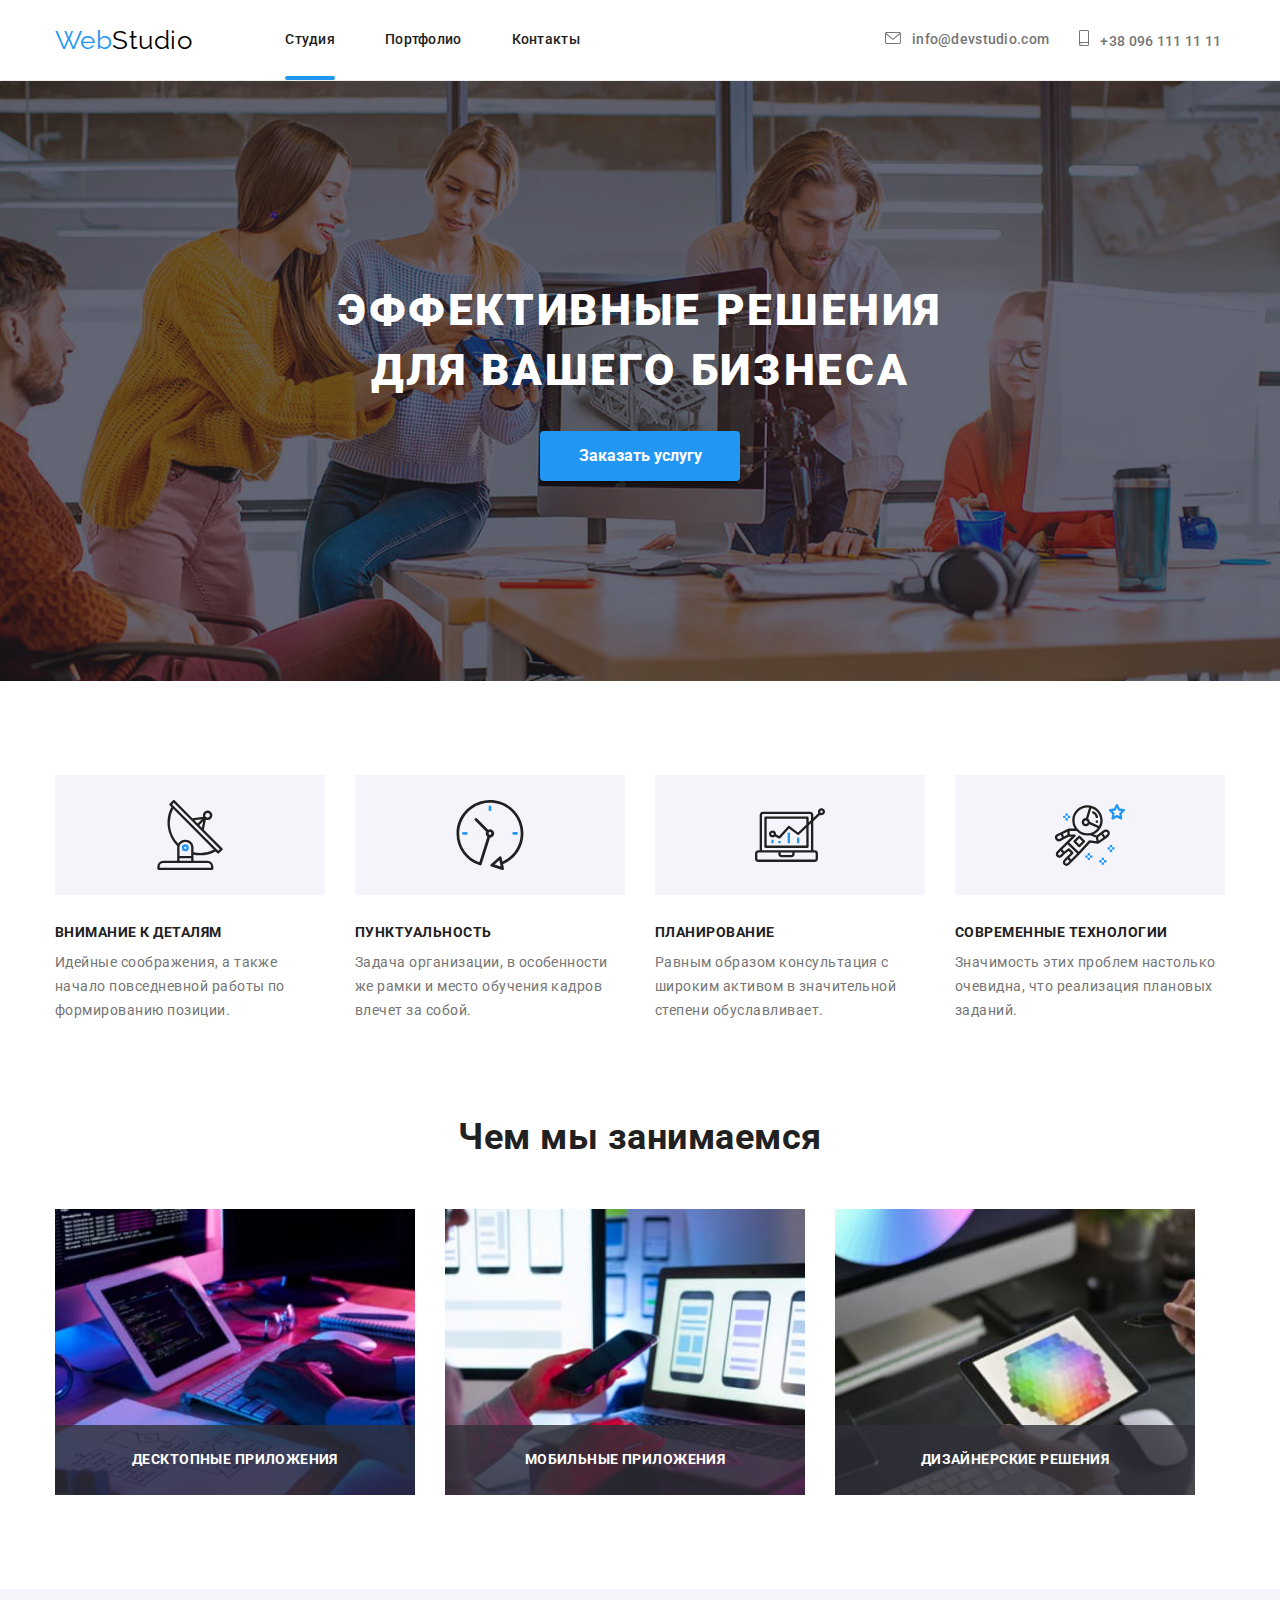
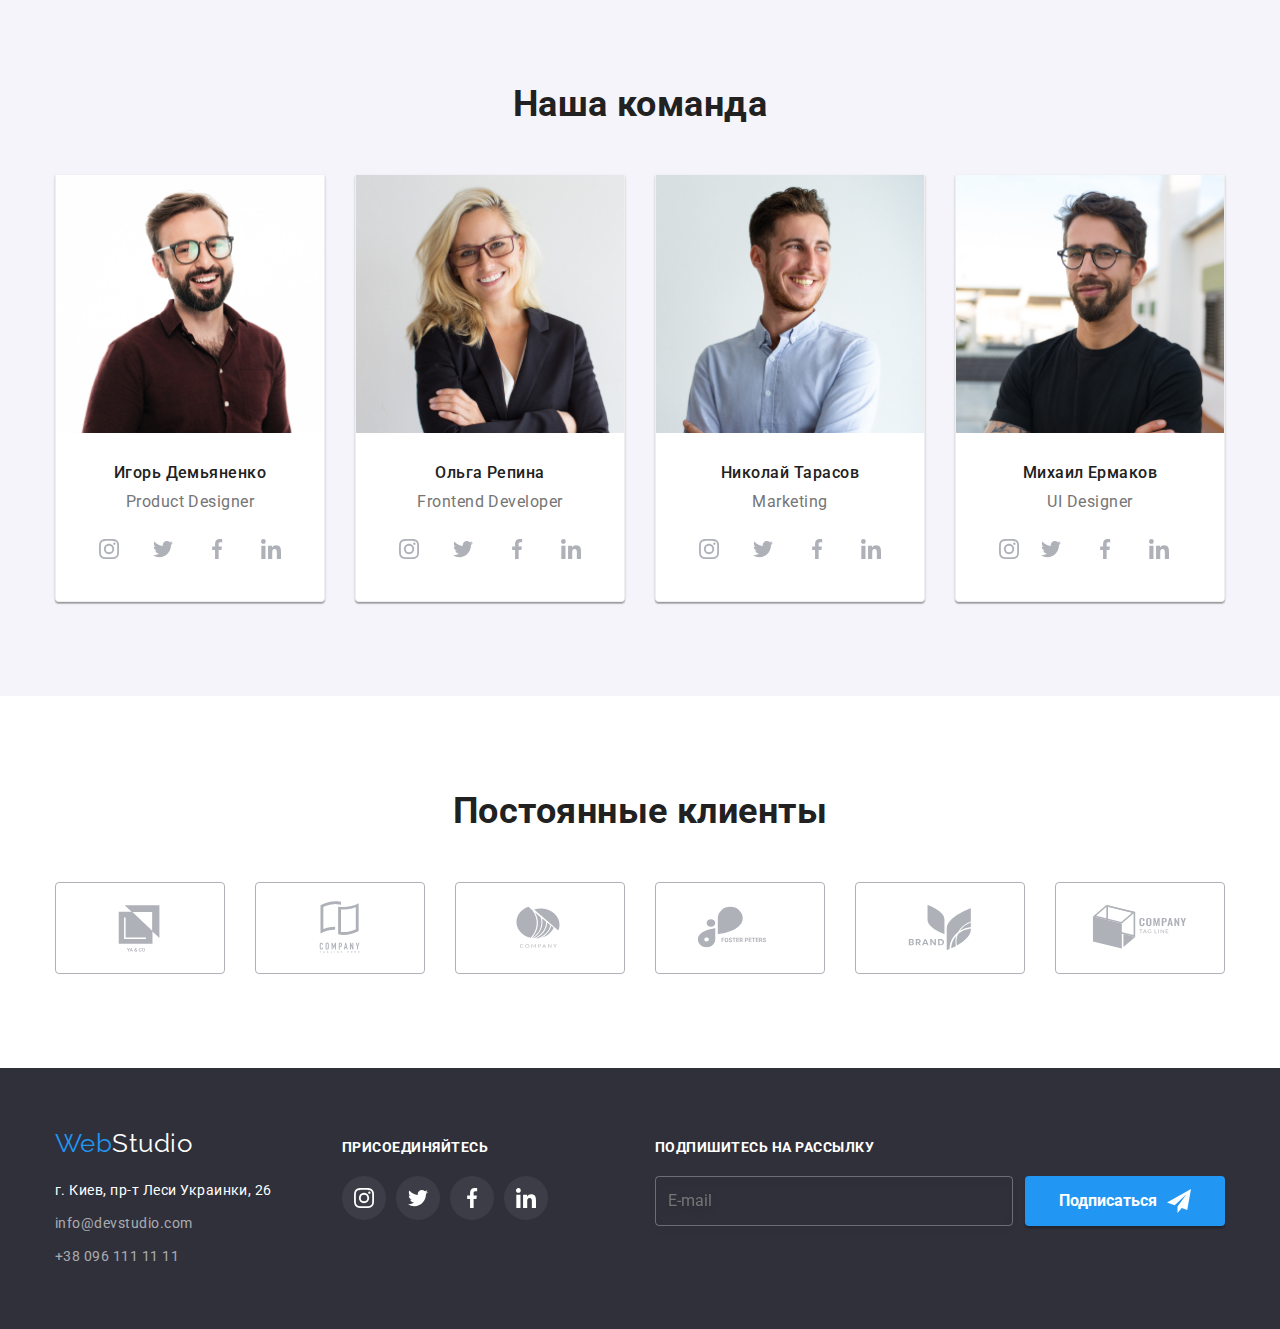
<file: index.html>
<!DOCTYPE html>
<html lang="ru">
  <head>
    <meta charset="UTF-8" />
    <meta name="viewport" content="width=device-width, initial-scale=1.0" />
    <title>Document</title>
    <link
      href="https://fonts.googleapis.com/css2?family=Raleway:wght@700&family=Roboto:wght@400;500;700;900&display=swap"
      rel="stylesheet"
    />
    <link
      rel="stylesheet"
      href="https://cdnjs.cloudflare.com/ajax/libs/modern-normalize/1.1.0/modern-normalize.min.css"
    />
    <link rel="stylesheet" href="./css/main.min.css" />
  </head>
  <body>
    <!--Шапка сайта-->
    <header class="header">
      <div class="container header__container">
        <a href="./index.html" class="logo"
          ><span class="logo__log">Web</span>Studio</a
        >
        <ul class="navigation">
          <li class="navigation__item">
            <a class="navigation__link current" href="./index.html">Студия</a>
          </li>
          <li class="navigation__item">
            <a class="navigation__link" href="./portfolio.html">Портфолио</a>
          </li>
          <li class="navigation__item">
            <a class="navigation__link" href="Контакты">Контакты</a>
          </li>
        </ul>
        <ul class="contact">
          <li class="contact__item">
            <a class="contact__link" href="info@devstudio.com">
              <svg class="contact__icon" width="16" height="12">
                <use href="./images/svg/sprite.svg#icon-envelope-hover"></use>
              </svg>
              info@devstudio.com</a
            >
          </li>
          <li class="contact__item">
            <a class="contact__link" href="+380961111111">
              <svg class="contact__icon" width="10" height="16">
                <use href="./images/svg/sprite.svg#icon-smartphone"></use>
              </svg>
              +38 096 111 11 11
            </a>
          </li>
        </ul>
        <button
          class="menu-btn"
          type="button"
          aria-label="кнопка отрытия меню"
          aria-expanded="false"
          data-menu-open
        >
          <svg class="button__open" width="40" height="40">
            <use href="./images/svg/sprite.svg#menu" class="menu__icon"></use>
          </svg>
        </button>
        <div class="mobile-menu" data-menu>
          <button
            class="mobile-menu-close-btn"
            type="button"
            aria-label="кнопка закрытия меню"
            data-menu-close
          >
            <svg class="button__close" width="40" height="40">
              <use href="./images/svg/sprite.svg#close2"></use>
            </svg>
          </button>
          <ul class="mobile-menu-nav">
            <li class="mobile-menu-item">
              <a href="./index.html" class="mobile-menu-link">Студия </a>
            </li>
            <li class="mobile-menu-item">
              <a href="./portfolio.html" class="mobile-menu-link">Портфолио</a>
            </li>
            <li class="mobile-menu-item">
              <a href="" class="mobile-menu-link">Контакты</a>
            </li>
          </ul>
          <ul class="mobile-menu-contacts">
            <li class="mobile-menu-item">
              <a href="+380961111111" class="mobile-menu-link">+38 096 111 11 11</a>
            </li>
            <li class="mobile-menu-item">
              <a href="info@devstudio.com" class="mobile-menu-link">info@devstudio.com</a>
            </li>
          </ul>
          <ul class="mobile-menu-socials">
            <li class="mobile-menu-social">
              <a href="" class="mobile-menu-link">Instagram </a>
            </li>
            <li class="mobile-menu-social">
              <a href="" class="mobile-menu-link">Twitter</a>
            </li>
            <li class="mobile-menu-social">
              <a href="" class="mobile-menu-link">Facebook</a>
            </li>
            <li class="mobile-menu-social">
              <a href="" class="mobile-menu-link">LinkedIn</a>
            </li>
          </ul>
        </div>
      </div>
    </header>
    <main>
      <!--Герой-->
      <section class="hero">
        <div class="container">
          <h1 class="hero__title">Эффективные решения<br/>для вашего бизнеса</h1>
          <button
            class="button"
            type="button"
            data-modal-open>Заказать услугу
          </button>
        </div>
      </section>
      <!--Преимущества-->
      <section class="feature section">
        <div class="container">
          <ul class="feature__list">
            <li class="feature__item">
              <div class="feature__desckription">
                <div class="feature__block">
                  <svg class="feature__icon">
                    <use href="./images/svg/sprite.svg#icon-antenna"></use>
                  </svg>
                </div>
                <h3 class="feature__title">Внимание к деталям</h3>
                <p class="feature__text">
                  Идейные соображения, а также начало повседневной работы по
                  формированию позиции.
                </p>
              </div>
            </li>
            <li class="feature__item">
              <div class="feature__desckription">
                <div class="feature__block">
                  <svg class="feature__icon">
                    <use href="./images/svg/sprite.svg#icon-clock"></use>
                  </svg>
                </div>
                <h3 class="feature__title">Пунктуальность</h3>
                <p class="feature__text">
                  Задача организации, в особенности же рамки и место обучения
                  кадров влечет за собой.
                </p>
              </div>
            </li>
            <li class="feature__item">
              <div class="feature__desckription">
                <div class="feature__block">
                  <svg class="feature__icon">
                    <use href="./images/svg/sprite.svg#icon-diagram"></use>
                  </svg>
                </div>
                <h3 class="feature__title">Планирование</h3>
                <p class="feature__text">
                  Равным образом консультация с широким активом в значительной
                  степени обуславливает.
                </p>
              </div>
            </li>
            <li class="feature__item">
              <div class="feature__desckription">
                <div class="feature__block">
                  <svg class="feature__icon">
                    <use href="./images/svg/sprite.svg#icon-astronaut"></use>
                  </svg>
                </div>
                <h3 class="feature__title">Современные технологии</h3>
                <p class="feature__text">
                  Значимость этих проблем настолько очевидна, что реализация
                  плановых заданий.
                </p>
              </div>
            </li>
          </ul>
        </div>
      </section>
      <!--Чем мы занимаемся-->
      <section class="work section">
        <div class="container">
          <h2 class="section__title">Чем мы занимаемся</h2>
          <ul class="work__list">
            <li class="work__item">
              <img
                srcset="./images/work/box1-desk1x.jpg 370w,
                ./images/work/box1-desk2x.jpg 740w"
                sizes="(min-width: 1200px) 370px, 100vw"
                src="./images/work/box1-desk1x.jpg"
                alt="планшет с клавиатурой"
                loading="lazy"/>
              <h3 class="work__title">Десктопные приложения</h3>
            </li>
            <li class="work__item">
              <img
                srcset="./images/work/box2-desk1x.jpg 370w,
                ./images/work/box2-desk2x.jpg 740w"
                sizes="(min-width: 1200px) 370px, 100vw"
                src="./images/work/box2-desk1x.jpg"
                alt="ноутбук и телефон"
                loading="lazy"/>
              <h3 class="work__title">Мобильные приложения</h3>
            </li>
            <li class="work__item">
              <img
                srcset="./images/work/box3-desk1x.jpg 370w,
                ./images/work/box3-desk2x.jpg 740w"
                sizes="(min-width: 1200px) 370px, 100vw"
                src="./images/work/box3-desk1x.jpg"
                alt="рисунок на планшете"
                loading="lazy"/>
              <h3 class="work__title">Дизайнерские решения</h3>
            </li>
          </ul>
        </div>
      </section>
      <!--Наша команда-->
      <section class="team section">
        <div class="container">
          <h2 class="section__title">Наша команда</h2>
          <ul class="team__list">
            <li class="team__item">
              <img
                srcset="./images/team/photo1-desk1x.jpg 270w,
                ./images/team/photo1-tab1x.jpg 354w,
                ./images/team/photo1-mob1x.jpg 450w,
                ./images/team/photo1-desk2x.jpg 540w,
                ./images/team/photo1-tab2x.jpg 708w,
                ./images/team/photo1-mob2x.jpg 900w,
                "
                sizes="(min-width: 1200px) 270px, (min-width: 768px) 354px, (min-width: 480px) 450px, 100vw"
                src="./images/team/photo1-mob1x.jpg"
                alt="мужчина в очках улыбается"
                loading="lazy"
                />
              <div class="team__title">
                <h3 class="team__name">Игорь Демьяненко</h3>
                <p class="team__position">Product Designer</p>
                <ul class="team__media media">
                  <li class="media__item">
                    <a class="media__link" href=""><svg class="media__icon">
                      <use href="./images/svg/sprite.svg#icon-instagram"></use></svg>
                    </a>
                  </li>
                  <li class="media__item">
                    <a class="media__link" href=""><svg class="media__icon">
                      <use href="./images/svg/sprite.svg#icon-twitter"></use></svg>
                    </a>
                  </li>
                  <li class="media__item">
                    <a class="media__link" href=""><svg class="media__icon">
                      <use href="./images/svg/sprite.svg#icon-facebook"></use></svg>
                    </a>
                  </li>
                  <li class="media__item">
                    <a class="media__link" href=""><svg class="media__icon">
                      <use href="./images/svg/sprite.svg#icon-linkedin"></use></svg>
                    </a>
                  </li>
                </ul>
              </div>
            </li>
            <li class="team__item">
              <img
                srcset="./images/team/photo2-desk1x.jpg 270w,
                ./images/team/photo2-tab1x.jpg 354w,
                ./images/team/photo2-mob1x.jpg 450w,
                ./images/team/photo2-desk2x.jpg 540w,
                ./images/team/photo2-tab2x.jpg 708w,
                ./images/team/photo2-mob2x.jpg 900w,
                "
                sizes="(min-width: 1200px) 270px, (min-width: 768px) 354px, (min-width: 480px) 450px, 100vw"
                src="./images/team/photo2-mob1x.jpg"
                alt="женщина в очках"
                loading="lazy"
               />
              <div class="team__title">
                <h3 class="team__name">Ольга Репина</h3>
                <p class="team__position">Frontend Developer</p>
                <ul class="team__media media">
                  <li class="media__item">
                    <a class="media__link" href=""><svg class="media__icon">
                      <use href="./images/svg/sprite.svg#icon-instagram"></use></svg>
                    </a>
                  </li>
                  <li class="media__item">
                    <a class="media__link" href=""><svg class="media__icon">
                      <use href="./images/svg/sprite.svg#icon-twitter"></use></svg>
                    </a>
                  </li>
                  <li class="media__item">
                    <a class="media__link" href=""><svg class="media__icon">
                      <use href="./images/svg/sprite.svg#icon-facebook"></use></svg>
                    </a>
                  </li>
                  <li class="media__item">
                    <a class="media__link" href=""><svg class="media__icon">
                      <use href="./images/svg/sprite.svg#icon-linkedin"></use></svg>
                    </a>
                  </li>
                </ul>
              </div>
            </li>
            <li class="team__item">
              <img
                srcset="./images/team/photo3-desk1x.jpg 270w,
                ./images/team/photo3-tab1x.jpg 354w,
                ./images/team/photo3-mob1x.jpg 450w,
                ./images/team/photo3-desk2x.jpg 540w,
                ./images/team/photo3-tab2x.jpg 708w,
                ./images/team/photo3-mob2x.jpg 900w,
                "
                sizes="(min-width: 1200px) 270px, (min-width: 768px) 354px, (min-width: 480px) 450px, 100vw"
                src="./images/team/photo3-mob1x.jpg"
                alt="мужчина улыбается"
                loading="lazy"
                />
              <div class="team__title">
                <h3 class="team__name">Николай Тарасов</h3>
                <p class="team__position">Marketing</p>
                <ul class="team__media media">
                  <li class="media__item">
                    <a class="media__link" href=""><svg class="media__icon">
                      <use href="./images/svg/sprite.svg#icon-instagram"></use></svg>
                    </a>
                  </li>
                  <li class="media__item">
                    <a class="media__link" href=""><svg class="media__icon">
                      <use href="./images/svg/sprite.svg#icon-twitter"></use></svg>
                    </a>
                  </li>
                  <li class="media__item">
                    <a class="media__link" href=""><svg class="media__icon">
                      <use href="./images/svg/sprite.svg#icon-facebook"></use></svg>
                    </a>
                  </li>
                  <li class="media__item">
                    <a class="media__link" href=""><svg class="media__icon">
                      <use href="./images/svg/sprite.svg#icon-linkedin"></use></svg>
                    </a>
                  </li>
                </ul>
              </div>
            </li>
            <li class="team__item">
              <img
                srcset="./images/team/photo4-desk1x.jpg 270w,
                ./images/team/photo4-tab1x.jpg 354w,
                ./images/team/photo4-mob1x.jpg 450w,
                ./images/team/photo4-desk2x.jpg 540w,
                ./images/team/photo4-tab2x.jpg 708w,
                ./images/team/photo4-mob2x.jpg 900w,
                "
                sizes="(min-width: 1200px) 270px, (min-width: 768px) 354px, (min-width: 480px) 450px, 100vw"
                src="./images/team/photo4-mob1x.jpg"
                alt="мужчина в очках"
               loading="lazy"
                />
              <div class="team__title">
                <h3 class="team__name">Михаил Ермаков</h3>
                <p class="team__position">UI Designer</p>
                <ul class="team__media media">
                  <li class="media_-item">
                    <a class="media__link" href=""><svg class="media__icon">
                      <use href="./images/svg/sprite.svg#icon-instagram"></use></svg>
                    </a>
                  </li>
                  <li class="media__item">
                    <a class="media__link" href=""><svg class="media__icon">
                      <use href="./images/svg/sprite.svg#icon-twitter"></use></svg>
                    </a>
                  </li>
                  <li class="media__item">
                    <a class="media__link" href=""><svg class="media__icon">
                      <use href="./images/svg/sprite.svg#icon-facebook"></use></svg>
                    </a>
                  </li>
                  <li class="media__item">
                    <a class="media__link" href=""><svg class="media__icon">
                      <use href="./images/svg/sprite.svg#icon-linkedin"></use></svg>
                    </a>
                  </li>
                </ul>
              </div>
            </li>
          </ul>
        </div>
      </section>
      <!-- Клиненты -->
      <section class="clients section">
        <div class="container">
          <h2 class="section__title">Постоянные клиенты</h2>
          <ul class="clients__list">
            <li class="clients__item">
              <a class="clients__link" href=""><svg class="clients__icon">
                <use href="./images/svg/sprite.svg#icon-Logo1"></use></svg>
              </a>
            </li>
            <li class="clients__item">
              <a class="clients__link" href=""><svg class="clients__icon">
                <use href="./images/svg/sprite.svg#icon-Logo2"></use></svg>
              </a>
            </li>
            <li class="clients__item">
              <a class="clients__link" href=""><svg class="clients__icon">
                <use href="./images/svg/sprite.svg#icon-Logo3"></use></svg>
              </a>
            </li>
            <li class="clients__item">
              <a class="clients__link" href=""><svg class="clients__icon">
                <use href="./images/svg/sprite.svg#icon-Logo4"></use></svg>
              </a>
            </li>
            <li class="clients__item">
              <a class="clients__link" href=""><svg class="clients__icon">
                <use href="./images/svg/sprite.svg#icon-Logo5"></use></svg>
              </a>
            </li>
            <li class="clients__item">
              <a class="clients__link" href=""><svg class="clients__icon">
                <use href="./images/svg/sprite.svg#icon-Logo6"></use></svg>
              </a>
            </li>
          </ul>
        </div>
      </section>
    </main>
    <!--Футер-->
    <footer class="footer">
      <div class="container join">
        <div class="address footer__item">
          <a class="logo" href="./index.html"><span class="logo__log">Web</span>Studio</a>
          <address>
            <ul class="address__list">
              <li>
                <a class="address__location" 
                href="https://goo.gl/maps/p9asSNpHpRRXdiQKA">г. Киев, пр-т Леси Украинки, 26</a>
              </li>
              <li>
                <a class="address__link" href="info@devstudio.com">info@devstudio.com</a>
              </li>
              <li>
                <a class="address__link" href="+380961111111">+38 096 111 11 11</a>
              </li>
            </ul>
          </address>
        </div>
        <div class="join__block footer__item">
          <h3 class="join__title">Присоединяйтесь</h3>
          <ul class="join__list">
            <li class="join__item">
              <a class="join__link" href=""><svg class="join__icon">
                <use href="./images/svg/sprite.svg#icon-instagram"></use></svg>
              </a>
            </li>
            <li class="join__item">
              <a class="join__link" href=""><svg class="join__icon">
                <use href="./images/svg/sprite.svg#icon-twitter"></use></svg>
              </a>
            </li>
            <li class="join__item">
              <a class="join__link" href=""><svg class="join__icon">
                <use href="./images/svg/sprite.svg#icon-facebook"></use></svg>
              </a>
            </li>
            <li class="join__item">
              <a class="join__link" href=""><svg class="join__icon">
                <use href="./images/svg/sprite.svg#icon-linkedin"></use></svg>
              </a>
            </li>
          </ul>
        </div>
        <div class="footer__item">
          <h3 class="join__title">Подпишитесь на рассылку</h3>
        <form class="footer__form">
              <input
                class="footer__input"
                type="text"
                name=""
                placeholder="E-mail"/>
              <button class="button">
                Подписаться
                <svg class="footer__icon" width="24" height="24">
                  <use href="./images/svg/sprite.svg#icon-send"></use>
                </svg>
              </button>
            </form>
        </div>
      </div>
    </footer>
    <!-- Modal -->
    <div class="backdrop is-hidden" data-modal>
      <div class="modal">
        <button class="modal__button" type="button" data-modal-close>
          <svg class="modal__icon" width="18" height="18">
            <use href="./images/svg/sprite.svg#icon-close"></use>
          </svg>
        </button>
        <h2 class="modal__title">Оставьте свои данные, мы вам перезвоним</h2>
        <form class="modal__form record">
          <label class="record__label">
            <span class="record__name">Имя</span>
            <input
              class="record__input"
              type="text"
              name="user_name"
              placeholder=" "
              required
              minlength="2"
            />
            <svg width="18" height="18" class="record__icon">
              <use href="./images/svg/sprite.svg#icon-person-black"></use>
            </svg>
          </label>
          <label class="record__label">
            <span class="record__name">Телефон</span>
            <input
              class="record__input"
              type="tel"
              name="user_phone"
              placeholder=" "
              required
            />
            <svg width="18" height="18" class="record__icon">
              <use href="./images/svg/sprite.svg#icon-phone-black"></use>
            </svg>
          </label>
          <label class="record__label">
            <span class="record__name">Почта</span>
            <input
              class="record__input"
              type="email"
              name="user_email"
              placeholder=" "
              required
            />
            <svg width="18" height="18" class="record__icon">
              <use href="./images/svg/sprite.svg#icon-email-black"></use>
            </svg>
          </label>
          <label class="record__label">
            <span class="record__name">Комментарий</span>
            <textarea
              class="feedback-input"
              name="feedback"
              rows="5"
              placeholder="Введите текст"
            >
            </textarea>
          </label>
          <label class="agree">
            <input class="check-input" type="checkbox" />
            <span class="check-box"></span>
            <span class="check"
              >Соглашаюсь с рассылкой и принимаю
              <span><a class="agree-doc" href="#">Условия договора</a></span>
            </span>
          </label>
          <div class="contact-btn-submit">
            <button class="button" type="submit">Отправить</button>
          </div>
        </form>
      </div>
    </div>
    <script src="./js/mobile-menu.js"></script>
    <script src="./js/modal.js"></script>
  </body>
</html>
</file>
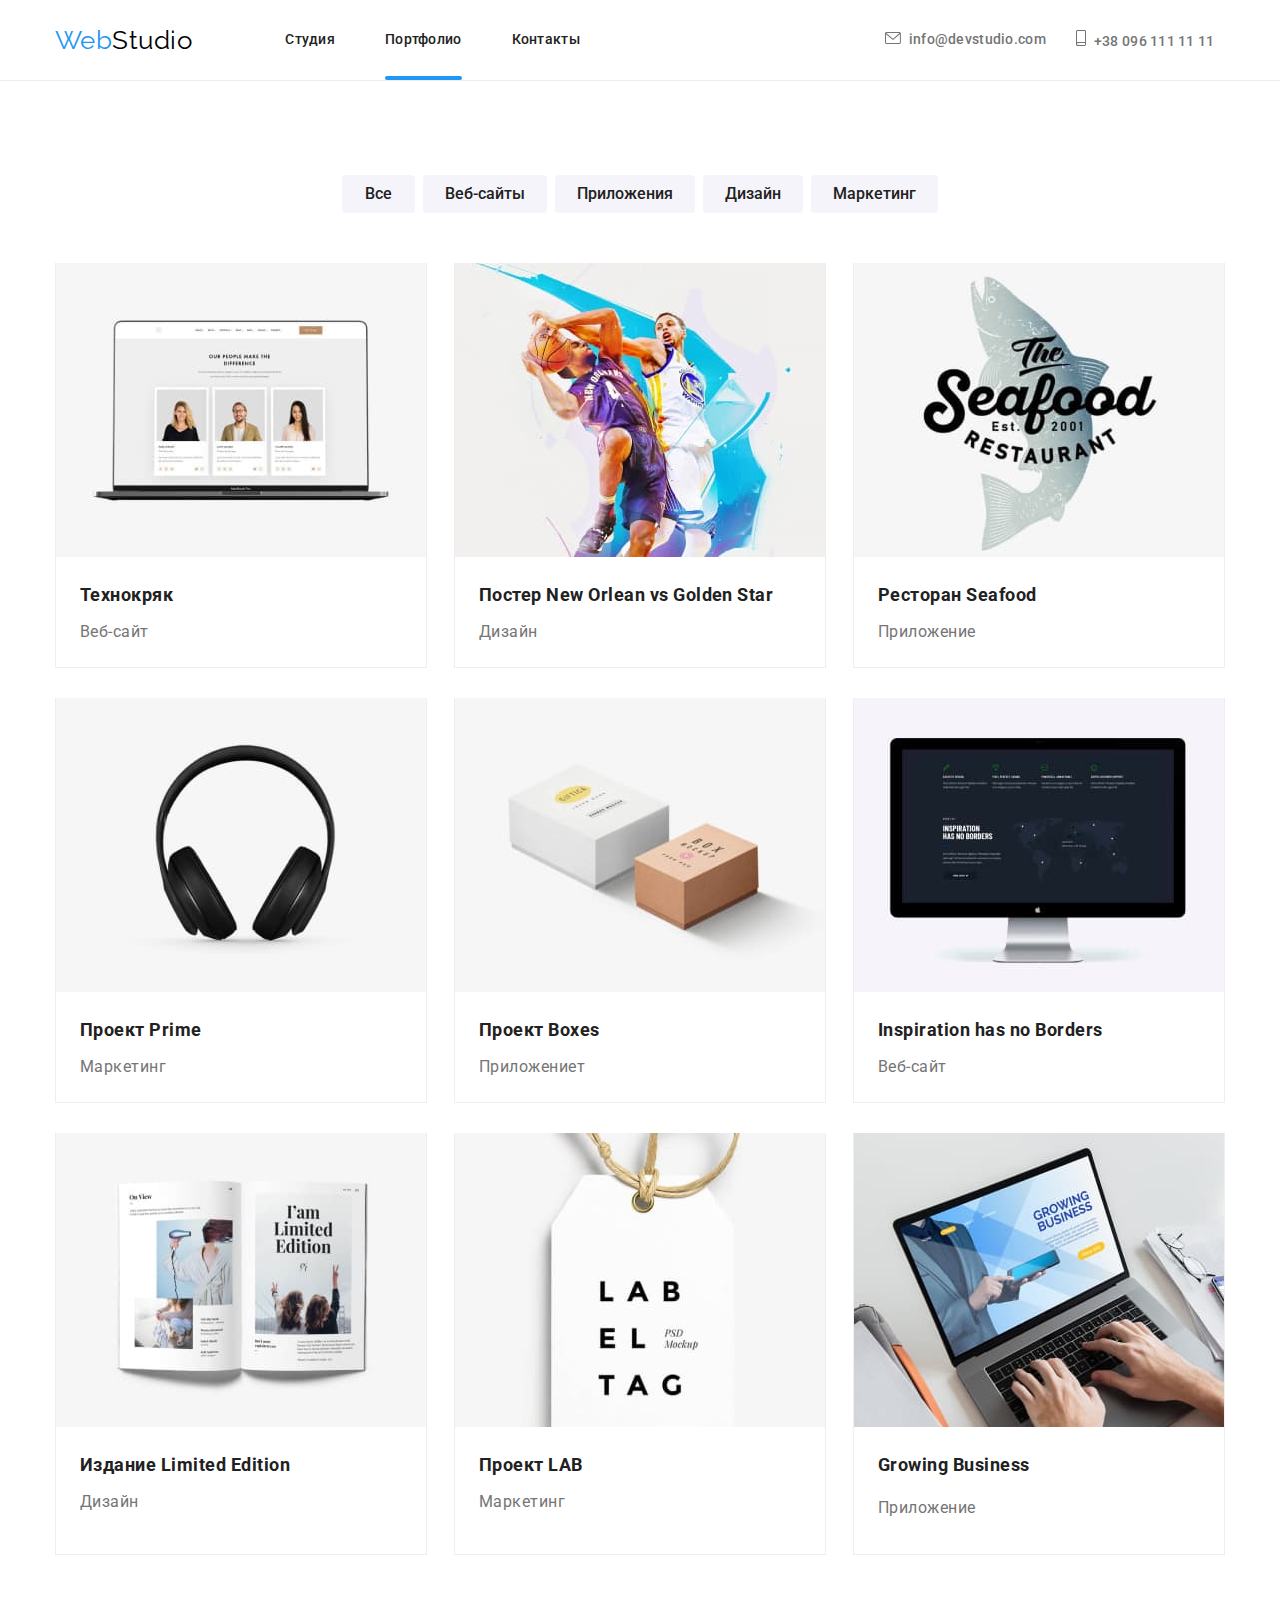
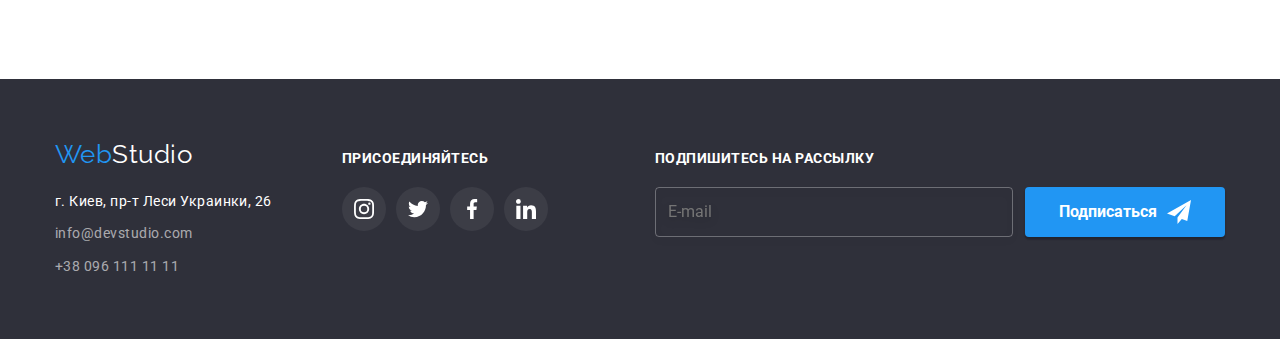
<file: portfolio.html>
<!DOCTYPE html>
<html lang="ru">

<head>
  <meta charset="UTF-8">
  <meta http-equiv="X-UA-Compatible" content="IE=edge">
  <meta name="viewport" content="width=device-width, initial-scale=1.0">
  <title>Document</title>
  <link href="https://fonts.googleapis.com/css2?family=Raleway:wght@700&family=Roboto:wght@400;500;700;900&display=swap"
    rel="stylesheet">
  <link rel="stylesheet" href="https://cdnjs.cloudflare.com/ajax/libs/modern-normalize/1.1.0/modern-normalize.min.css">
  <link rel="stylesheet" href="./css/main.min.css">
</head>

<body>
  <!--Шапка сайта-->
  <header class="header">
    <div class="container header__container">
      <a href="./index.html" class="logo"><span class="logo__log">Web</span>Studio</a>
      <ul class="navigation">
        <li class="navigation__item"> <a class="navigation__link" href="./index.html">Студия</a></li>
        <li class="navigation__item"> <a class="navigation__link current" href="./portfolio.html">Портфолио</a></li>
        <li class="navigation__item"> <a class="navigation__link" href="Контакты">Контакты</a></li>
      </ul>
      <ul class="contact">
        <li class="contact__item"> <a class="contact__link" href="info@devstudio.com">
            <svg class="contact__icon" width="16" height="12">
              <use href="./images/svg/sprite.svg#icon-envelope-hover"></use>
            </svg>info@devstudio.com</a>
        </li>
        <li class="contact__item"> <a class="contact__link" href="+380961111111">
            <svg class="contact__icon" width="10" height="16">
              <use href="./images/svg/sprite.svg#icon-smartphone"></use>
            </svg>+38 096 111 11 11</a>
        </li>
      </ul>
      <button class="menu-btn" type="button" aria-label="кнопка отрытия меню" aria-expanded="false" data-menu-open>
        <svg class="button__open" width="40" height="40">
          <use href="./images/svg/sprite.svg#menu" class="menu__icon"></use>
        </svg>
      </button>
      <div class="mobile-menu" data-menu>
        <button class="mobile-menu-close-btn" type="button" aria-label="кнопка закрытия меню" data-menu-close>
          <svg class="button__close" width="40" height="40">
            <use href="./images/svg/sprite.svg#close2"></use>
          </svg>
        </button>
        <ul class="mobile-menu-nav">
          <li class="mobile-menu-item">
            <a href="./index.html" class="mobile-menu-link">Студия </a>
          </li>
          <li class="mobile-menu-item">
            <a href="./portfolio.html" class="mobile-menu-link">Портфолио</a>
          </li>
          <li class="mobile-menu-item">
            <a href="" class="mobile-menu-link">Контакты</a>
          </li>
        </ul>
        <ul class="mobile-menu-contacts">
          <li class="mobile-menu-item">
            <a href="+380961111111" class="mobile-menu-link">+38 096 111 11 11</a>
          </li>
          <li class="mobile-menu-item">
            <a href="info@devstudio.com" class="mobile-menu-link">info@devstudio.com</a>
          </li>
        </ul>
        <ul class="mobile-menu-socials">
          <li class="mobile-menu-social">
            <a href="" class="mobile-menu-link">Instagram </a>
          </li>
          <li class="mobile-menu-social">
            <a href="" class="mobile-menu-link">Twitter</a>
          </li>
          <li class="mobile-menu-social">
            <a href="" class="mobile-menu-link">Facebook</a>
          </li>
          <li class="mobile-menu-social">
            <a href="" class="mobile-menu-link">LinkedIn</a>
          </li>
        </ul>
      </div>
    </div>
  </header>
  <main>
    <!--Наши работы-->
    <section class="project">
      <div class="container project_container">
        <ul class="project__button">
          <li class="project__item"><button type="" class="button__secondary">Все</button></li>
          <li class="project__item"><button type="" class="button__secondary">Веб-сайты</button></li>
          <li class="project__item"><button type="" class="button__secondary">Приложения</button></li>
          <li class="project__item"><button type="" class="button__secondary">Дизайн</button></li>
          <li class="project__item"><button type="" class="button__secondary">Маркетинг</button></li>
        </ul>
        <ul class="project__desckription desckription">
          <li class="desckription__group">
            <div class="desckription__fond">
              <img class="desckription__image" 
              srcset="./images/project/project1-desk1x.jpg 370w,
                ./images/project/project1-tab1x.jpg 354w,
                ./images/project/project1-mob1x.jpg 450w,
                ./images/project/project1-desk2x.jpg 740w,
                ./images/project/project1-tab2x.jpg 708w,
                ./images/project/project1-mob2x.jpg 900w,
                "
              sizes="(min-width: 1200px) 370px, (min-width: 768px) 354px, (min-width: 480px) 450px, 100vw"
              src="./images/project/project1-mob1x.jpg" alt="веб-страница на ноутбуке"
              loading="lazy"/>
              <div class="desckription__box">
                <p class="desckription__text">
                  Ресурс предлагает комплексные предложения с разным уровнем функционала и сервисов. Все это позволит
                  посетителю получить исчерпывающие сведения о компании или частном лице.
                </p>
              </div>
            </div>
            <div class="desckription__name">
              <h3 class="desckription__title">Технокряк</h3>
              <p class="desckription__item">Веб-сайт</p>
            </div>
          </li>
          <li class="desckription__group">
            <div class="desckription__fond">
              <img class="desckription__image" 
              srcset="./images/project/project2-desk1x.jpg 370w,
              ./images/project/project2-tab1x.jpg 354w,
              ./images/project/project2-mob1x.jpg 450w,
              ./images/project/project2-desk2x.jpg 740w,
              ./images/project/project2-tab2x.jpg 708w,
              ./images/project/project2-mob2x.jpg 900w,
              "
              sizes="(min-width: 1200px) 370px, (min-width: 768px) 354px, (min-width: 480px) 450px, 100vw"
              src="./images/project/project2-mob1x.jpg" alt="два баскетболиста"
              loading="lazy"/>
              <div class="desckription__box">
                <p class="desckription__text">
                  Ресурс предлагает комплексные предложения с разным уровнем функционала и сервисов. Все это позволит
                  посетителю получить исчерпывающие сведения о компании или частном лице.
                </p>
              </div>
            </div>
            <div class="desckription__name">
              <h3 class="desckription__title">Постер New Orlean vs Golden Star</h3>
              <p class="desckription__item">Дизайн</p>
            </div>
          </li>
          <li class="desckription__group">
            <div class="desckription__fond">
              <img class="desckription__image" 
              srcset="./images/project/project3-desk1x.jpg 370w,
              ./images/project/project3-tab1x.jpg 354w,
              ./images/project/project3-mob1x.jpg 450w,
              ./images/project/project3-desk2x.jpg 740w,
              ./images/project/project3-tab2x.jpg 708w,
              ./images/project/project3-mob2x.jpg 900w,
              "
              sizes="(min-width: 1200px) 370px, (min-width: 768px) 354px, (min-width: 480px) 450px, 100vw"
              src="./images/project/project3-mob1x.jpg"
                alt="логотип и название морского ресторана" 
                loading="lazy"/>
              <div class="desckription__box">
                <p class="desckription__text">
                  Ресурс предлагает комплексные предложения с разным уровнем функционала и сервисов. Все это позволит
                  посетителю получить исчерпывающие сведения о компании или частном лице.
                </p>
              </div>
            </div>
            <div class="desckription__name">
              <h3 class="desckription__title">Ресторан Seafood</h3>
              <p class="desckription__item">Приложение</p>
            </div>
          </li>
          <li class="desckription__group">
            <div class="desckription__fond">
              <img class="desckription__image" 
              srcset="./images/project/project4-desk1x.jpg 370w,
              ./images/project/project4-tab1x.jpg 354w,
              ./images/project/project4-mob1x.jpg 450w,
              ./images/project/project4-desk2x.jpg 740w,
              ./images/project/project4-tab2x.jpg 708w,
              ./images/project/project4-mob2x.jpg 900w,
              "
              sizes="(min-width: 1200px) 370px, (min-width: 768px) 354px, (min-width: 480px) 450px, 100vw"
              src="./images/project/project4-mob1x.jpg" alt="чорные наушники" 
              loading="lazy"/>
              <div class="desckription__box">
                <p class="desckription__text">
                  Ресурс предлагает комплексные предложения с разным уровнем функционала и сервисов. Все это позволит
                  посетителю получить исчерпывающие сведения о компании или частном лице.
                </p>
              </div>
            </div>
            <div class="desckription__name">
              <h3 class="desckription__title">Проект Prime</h3>
              <p class="desckription__item">Маркетинг</p>
            </div>
          </li>
          <li class="desckription__group">
            <div class="desckription__fond">
              <img class="desckription__image" 
              srcset="./images/project/project5-desk1x.jpg 370w,
              ./images/project/project5-tab1x.jpg 354w,
              ./images/project/project5-mob1x.jpg 450w,
              ./images/project/project5-desk2x.jpg 740w,
              ./images/project/project5-tab2x.jpg 708w,
              ./images/project/project5-mob2x.jpg 900w,
              "
              sizes="(min-width: 1200px) 370px, (min-width: 768px) 354px, (min-width: 480px) 450px, 100vw"
              src="./images/project/project5-mob1x.jpg" alt="две коробки: белая и бежевая"
              loading="lazy"/>
              <div class="desckription__box">
                <p class="desckription__text">
                  Ресурс предлагает комплексные предложения с разным уровнем функционала и сервисов. Все это позволит
                  посетителю получить исчерпывающие сведения о компании или частном лице.
                </p>
              </div>
            </div>
            <div class="desckription__name">
              <h3 class="desckription__title">Проект Boxes</h3>
              <p class="desckription__item">Приложениет</p>
            </div>
          </li>
          <li class="desckription__group">
            <div class="desckription__fond">
              <img class="desckription__image" 
              srcset="./images/project/project6-desk1x.jpg 370w,
              ./images/project/project6-tab1x.jpg 354w,
              ./images/project/project6-mob1x.jpg 450w,
              ./images/project/project6-desk2x.jpg 740w,
              ./images/project/project6-tab2x.jpg 708w,
              ./images/project/project6-mob2x.jpg 900w,
              "
              sizes="(min-width: 1200px) 370px, (min-width: 768px) 354px, (min-width: 480px) 450px, 100vw"
              src="./images/project/project6-mob1x.jpg" alt="монитор" 
              loading="lazy" />
              <div class="desckription__box">
                <p class="desckription__text">
                  Ресурс предлагает комплексные предложения с разным уровнем функционала и сервисов. Все это позволит
                  посетителю получить исчерпывающие сведения о компании или частном лице.
                </p>
              </div>
            </div>
            <div class="desckription__name">
              <h3 class="desckription__title">Inspiration has no Borders</h3>
              <p class="desckription__item">Веб-сайт</p>
            </div>
          </li>
          <li class="desckription__group">
            <div class="desckription__fond">
              <img class="desckription__image" 
              srcset="./images/project/project7-desk1x.jpg 370w,
              ./images/project/project7-tab1x.jpg 354w,
              ./images/project/project7-mob1x.jpg 450w,
              ./images/project/project7-desk2x.jpg 740w,
              ./images/project/project7-tab2x.jpg 708w,
              ./images/project/project7-mob2x.jpg 900w,
              "
              sizes="(min-width: 1200px) 370px, (min-width: 768px) 354px, (min-width: 480px) 450px, 100vw"
              src="./images/project/project7-mob1x.jpg" alt="открытая книга"
              loading="lazy"/>
              <div class="desckription__box">
                <p class="desckription__text">
                  Ресурс предлагает комплексные предложения с разным уровнем функционала и сервисов. Все это позволит
                  посетителю получить исчерпывающие сведения о компании или частном лице.
                </p>
              </div>
            </div>
            <div class="desckription__name">
              <h3 class="desckription__title">Издание Limited Edition</h3>
              <p class="desckription__item">Дизайн</p>
            </div>
          </li>
          <li class="desckription__group">
            <div class="desckription__fond">
              <img class="desckription__image" 
              srcset="./images/project/project8-desk1x.jpg 370w,
              ./images/project/project8-tab1x.jpg 354w,
              ./images/project/project8-mob1x.jpg 450w,
              ./images/project/project8-desk2x.jpg 740w,
              ./images/project/project8-tab2x.jpg 708w,
              ./images/project/project8-mob2x.jpg 900w,
              "
              sizes="(min-width: 1200px) 370px, (min-width: 768px) 354px, (min-width: 480px) 450px, 100vw"
              src="./images/project/project8-mob1x.jpg" alt="бирка" 
              loading="lazy"/>
              <div class="desckription__box">
                <p class="desckription__text">
                  Ресурс предлагает комплексные предложения с разным уровнем функционала и сервисов. Все это позволит
                  посетителю получить исчерпывающие сведения о компании или частном лице.
                </p>
              </div>
            </div>
            <div class="desckription__name">
              <h3 class="desckription__title">Проект LAB</h3>
              <p class="desckription__item">Маркетинг</p>
            </div>
          </li>
          <li class="desckription__group">
            <div class="desckription__fond">
              <img class="desckription__image" 
              srcset="./images/project/project9-desk1x.jpg 370w,
              ./images/project/project9-tab1x.jpg 354w,
              ./images/project/project9-mob1x.jpg 450w,
              ./images/project/project9-desk2x.jpg 740w,
              ./images/project/project9-tab2x.jpg 708w,
              ./images/project/project9-mob2x.jpg 900w,
              "
              sizes="(min-width: 1200px) 370px, (min-width: 768px) 354px, (min-width: 480px) 450px, 100vw"
              src="./images/project/project9-mob1x.jpg" alt="руки и ноутбук"
              loading="lazy" />
              <div class="desckription__box">
                <p class="desckription__text">
                  Ресурс предлагает комплексные предложения с разным уровнем функционала и сервисов. Все это позволит
                  посетителю получить исчерпывающие сведения о компании или частном лице.
                </p>
              </div>
            </div>
            <div class="desckription__name">
              <h3 class="desckription__title">Growing Business</h3>
              <p class="desckription__itemt">Приложение</p>
            </div>
          </li>
        </ul>
      </div>
  </main>
  <!--Футер-->
  <footer class="footer">
    <div class="container join">
      <div class="address footer__item">
        <a class="logo" href="./index.html"><span class="logo__log">Web</span>Studio</a>
        <address>
          <ul class="address__list">
            <li>
              <a class="address__location" 
              href="https://goo.gl/maps/p9asSNpHpRRXdiQKA">г. Киев, пр-т Леси Украинки, 26</a>
            </li>
            <li>
              <a class="address__link" href="info@devstudio.com">info@devstudio.com</a>
            </li>
            <li>
              <a class="address__link" href="+380961111111">+38 096 111 11 11</a>
            </li>
          </ul>
        </address>
      </div>
      <div class="join__block footer__item">
        <h3 class="join__title">Присоединяйтесь</h3>
        <ul class="join__list">
          <li class="join__item">
            <a class="join__link" href=""><svg class="join__icon">
              <use href="./images/svg/sprite.svg#icon-instagram"></use></svg>
            </a>
          </li>
          <li class="join__item">
            <a class="join__link" href=""><svg class="join__icon">
              <use href="./images/svg/sprite.svg#icon-twitter"></use></svg>
            </a>
          </li>
          <li class="join__item">
            <a class="join__link" href=""><svg class="join__icon">
              <use href="./images/svg/sprite.svg#icon-facebook"></use></svg>
            </a>
          </li>
          <li class="join__item">
            <a class="join__link" href=""><svg class="join__icon">
              <use href="./images/svg/sprite.svg#icon-linkedin"></use></svg>
            </a>
          </li>
        </ul>
      </div>
      <div class="footer__item">
        <h3 class="join__title">Подпишитесь на рассылку</h3>
      <form class="footer__form">
            <input
              class="footer__input"
              type="text"
              name=""
              placeholder="E-mail"/>
            <button class="button">
              Подписаться
              <svg class="footer__icon" width="24" height="24">
                <use href="./images/svg/sprite.svg#icon-send"></use>
              </svg>
            </button>
          </form>
      </div>
    </div>
  </footer>
  <script src="./js/mobile-menu.js"></script>
</body>
</html>
</file>
<file: css/main.min.css>
:root{--primery-text-color: #757575;--title-text-color: #212121;--accent-color: #2196f3;--logo-text-color: #000000;--primery-white-color: #ffffff;--primery-grey-color: #f5f4fa;--accent-hover-color: #188CE8}a{text-decoration:none}ul{list-style:none;padding:0;margin:0}*,*::before,*::after{box-sizing:border-box}body{background-color:var(--primery-white-color);color:var(--primery-text-color);font-family:Roboto, sans-serif;letter-spacing:0.03em}img{display:block;max-width:100%;height:auto}.header{border-bottom:1px solid #ececec}.header__container{display:flex;align-items:center}.menu-btn{margin-left:auto;display:flex;align-items:center;justify-content:center;width:40px;height:40px;padding:0;background-color:transparent;border:none;cursor:pointer}@media screen and (min-width: 768px){.menu-btn{display:none}}.menu-btn:hover .button__open,.menu-btn:focus .button__open{fill:var(--accent-color)}.mobile-menu{position:fixed;top:0;left:0;transform:translateX(100%);display:flex;flex-direction:column;padding:48px 40px;width:100vw;height:100vh;background-color:#fff;transition:transform 400ms ease-in}@media screen and (min-width: 768px){.mobile-menu{display:none}}.mobile-menu.is-open{transform:translateX(0)}.mobile-menu-close-btn{position:absolute;top:10px;right:15px;display:flex;align-items:center;justify-content:center;width:40px;height:40px;padding:0;background-color:transparent;border:none;cursor:pointer}.mobile-menu-close-btn:hover .button__close,.mobile-menu-close-btn:focus .button__close{fill:var(--accent-color)}.button__open,.button__close{transition:fill 250ms cubic-bezier(0.4, 0, 0.2, 1)}.mobile-menu-nav{margin-bottom:auto;font-family:"Roboto";font-weight:500;font-size:40px;line-height:1.18;letter-spacing:0.02em;color:#212121}.mobile-menu-nav .mobile-menu-item:not(:last-child){margin-bottom:32px}.mobile-menu-link{color:currentColor;transition:color 250ms cubic-bezier(0.4, 0, 0.2, 1)}.mobile-menu-link:hover,.mobile-menu-link:focus{color:var(--accent-color)}.mobile-menu-contacts{margin-bottom:64px;font-family:"Roboto";font-weight:500;font-size:24px;line-height:1.17;letter-spacing:0.02em;color:#757575}.mobile-menu-contacts .mobile-menu-item:not(:last-child){margin-bottom:32px}.mobile-menu-contacts .mobile-menu-item:first-child .mobile-menu-link{color:#2196f3}@media screen and (min-width: 480px){.mobile-menu-contacts .mobile-menu-item:first-child .mobile-menu-link{font-size:34px}}.mobile-menu-contacts .mobile-menu-link{color:currentColor}.mobile-menu-socials{display:flex;flex-wrap:wrap;gap:10px;font-family:"Roboto";font-weight:500;font-size:18px;line-height:1.22;letter-spacing:0.02em;color:#2196f3}.mobile-menu-socials .mobile-menu-link{color:currentColor}.mobile-menu-socials .mobile-menu-social:not(:last-child){padding-right:10px;border-right:1px solid rgba(33,33,33,0.2)}.container{padding-left:15px;padding-right:15px;margin-left:auto;margin-right:auto;width:100%}@media screen and (min-width: 480px){.container{width:480px}}@media screen and (min-width: 768px){.container{width:768px}}@media screen and (min-width: 1200px){.container{width:1200px}}.logo{text-decoration:none;color:var(--logo-text-color);font-family:Raleway, cursive;font-size:26px;line-height:1.19}.logo__log{color:var(--accent-color)}.navigation{display:flex}@media screen and (min-width: 768px){.navigation{margin-left:88px}}@media screen and (min-width: 1200px){.navigation{margin-left:93px}}.navigation__item:not(:last-child){margin-right:50px}.navigation__link{display:flex;padding-top:32px;padding-bottom:32px;position:relative;letter-spacing:0.02em;color:var(--title-text-color);transition:color 250ms cubic-bezier(0.4, 0, 0.2, 1);font-size:14px;line-height:1.14;font-weight:500}.navigation__link:hover,.navigation__link:focus{color:var(--accent-color)}.navigation__link:hover .current,.navigation__link:focus .current{color:var(--accent-color)}.current::after{content:'';position:absolute;display:block;width:100%;height:4px;border-radius:2px;background-color:var(--accent-color);bottom:0;left:0}@media screen and (max-width: 767px){.navigation{display:none}}.contact{display:flex;flex-wrap:wrap;align-items:center}@media screen and (min-width: 768px){.contact{font-size:12px;line-height:1.17;font-weight:500;letter-spacing:0.02em;margin-left:72px}}@media screen and (min-width: 1200px){.contact{font-size:14px;line-height:1.14;font-weight:500;letter-spacing:0.02em;margin-left:305px}}.contact__item{display:flex;justify-content:center;align-items:center}@media screen and (min-width: 1200px){.contact__item:not(:last-child){margin-right:30px}}.contact__link{color:var(--primery-text-color);transition:color 250ms cubic-bezier(0.4, 0, 0.2, 1)}.contact__link:hover,.contact__link:focus{color:var(--accent-color)}.contact__link:hover .contact__icon,.contact__link:focus .contact__icon{fill:var(--accent-color)}.contact__icon{margin-right:8px;fill:var(--primery-text-color);transition:color 250ms cubic-bezier(0.4, 0, 0.2, 1)}@media screen and (max-width: 767px){.contact{display:none}}.section{padding-top:60px;padding-bottom:60px}@media screen and (min-width: 1200px){.section{padding-top:94px;padding-bottom:94px}}.section__title{margin-top:0;margin-bottom:30px;color:var(--title-text-color);text-align:center;font-size:28px;line-height:1.18;font-weight:700}@media screen and (min-width: 1200px){.section__title{font-size:36px;line-height:1.17;font-weight:700;margin-bottom:50px}}.hero{max-width:1600px;margin-left:auto;margin-right:auto;padding-top:118px;padding-bottom:118px;background-size:cover;background-repeat:no-repeat;background-position:center;background-color:#2f303a;text-align:center;background-image:linear-gradient(to right, rgba(47,48,58,0.4), rgba(47,48,58,0.4)),url(../images/header/header-mob1x.jpg)}@media (min-device-pixel-ratio: 2), (min-resolution: 192dpi), (min-resolution: 2dppx){.hero{background-image:linear-gradient(to right, rgba(47,48,58,0.4), rgba(47,48,58,0.4)),url(../images/header/header-mob2x.jpg)}}@media screen and (min-width: 768px){.hero{background-image:linear-gradient(to right, rgba(47,48,58,0.4), rgba(47,48,58,0.4)),url(../images/header/header-tab1x.jpg)}}@media screen and (min-width: 768px) and (min-device-pixel-ratio: 2), screen and (min-width: 768px) and (min-resolution: 192dpi), screen and (min-width: 768px) and (min-resolution: 2dppx){.hero{background-image:linear-gradient(to right, rgba(47,48,58,0.4), rgba(47,48,58,0.4)),url(../images/header/header-tab2x.jpg)}}@media screen and (min-width: 1200px){.hero{padding-top:200px;padding-bottom:200px;background-image:linear-gradient(to right, rgba(47,48,58,0.4), rgba(47,48,58,0.4)),url(../images/header/header-desk1x.jpg)}}@media screen and (min-width: 1200px) and (min-device-pixel-ratio: 2), screen and (min-width: 1200px) and (min-resolution: 192dpi), screen and (min-width: 1200px) and (min-resolution: 2dppx){.hero{background-image:linear-gradient(to right, rgba(47,48,58,0.4), rgba(47,48,58,0.4)),url(../images/header/header-desk2x.jpg)}}.hero__title{margin-top:0;margin-bottom:30px;text-transform:uppercase;color:var(--primery-white-color);letter-spacing:0.06em;font-size:26px;line-height:1.62;font-weight:900}@media screen and (min-width: 1200px){.hero__title{font-size:44px;line-height:1.36;font-weight:900}}.feature__list{margin-top:0;margin-bottom:0;list-style:none;padding-left:0}@media screen and (min-width: 768px){.feature__list{display:flex;flex-wrap:wrap;justify-content:center;margin:-15px}}.feature__icon{list-style:none;width:70px;height:70px}.feature__block{max-width:450px;height:120px;margin-bottom:30px;display:flex;justify-content:center;align-items:center;background-color:var(--primery-grey-color)}@media screen and (min-width: 768px){.feature__block{width:354px}}@media screen and (min-width: 1200px){.feature__block{width:270px}}.feature__item{max-width:450px;margin-right:0}@media screen and (min-width: 768px){.feature__item{width:354px;margin:15px}}@media screen and (min-width: 1200px){.feature__item{width:270px}}.feature__title{margin-top:0;margin-bottom:10px;text-transform:uppercase;color:var(--title-text-color);font-size:14px;line-height:1.14;font-weight:700;text-align:center}@media screen and (min-width: 768px){.feature__title{text-align:start}}.feature__text{margin-top:0;margin-bottom:0;font-size:14px;line-height:1.71;font-weight:400}@media screen and (min-width: 1200px){.work{padding-top:0}}@media screen and (max-width: 1199px){.work{display:none}}.work__list{list-style:none;display:flex;justify-content:space-between;margin-top:0;margin-bottom:0;padding-left:0}.work__item{position:relative;padding-top:50;margin-right:30px}.work__title{position:absolute;bottom:0;left:0;width:100%;margin:0;padding:27px 0;text-align:center;letter-spacing:0.03em;text-transform:uppercase;color:var(--primery-white-color);background:rgba(47,48,58,0.8);font-size:14px;line-height:1.14;font-weight:700}.team{background-color:var(--primery-grey-color)}.team__list{list-style:none;margin-top:0;margin-bottom:0;padding-left:0}@media screen and (min-width: 768px){.team__list{display:flex;flex-wrap:wrap;justify-content:center;margin:-15px}}.team__item{text-align:center;border:1px solid #eeeeee;border-top:none;background-color:var(--primery-white-color);box-shadow:0px 1px 3px rgba(0,0,0,0.12),0px 1px 1px rgba(0,0,0,0.14),0px 2px 1px rgba(0,0,0,0.2);border-radius:0px 0px 4px 4px}@media screen and (max-width: 767px){.team__item:not(:last-child){margin-bottom:30px}}@media screen and (min-width: 768px){.team__item{width:calc(100% / 2 - 30px);margin:15px}}@media screen and (min-width: 1200px){.team__item{width:calc(100% / 4 - 30px)}}.team__title{margin-top:30px;margin-bottom:30px}.team__name{margin-top:0;margin-bottom:10px;color:var(--title-text-color);font-size:16px;line-height:1.19;font-weight:500}.team__position{margin-top:0;margin-bottom:0;font-size:16px;line-height:1.19;font-weight:400}.media__item{width:44px;height:44px}.media{margin-top:16px;padding-left:0;display:flex;justify-content:center;align-items:center}.media li:not(:last-child){margin-right:10px}.media__link{width:100%;height:100%;display:flex;justify-content:center;align-items:center;background-color:var(--primery-white-color);border-radius:50%;transition:background-color 250ms cubic-bezier(0.4, 0, 0.2, 1)}.media__link:hover,.media__link:focus{background-color:var(--accent-color)}.media__link:hover .media__icon,.media__link:focus .media__icon{fill:var(--primery-white-color)}.media__item{list-style:none}.media__icon{width:20px;height:20px;fill:#afb1b8;transition:fill 250ms cubic-bezier(0.4, 0, 0.2, 1)}.clients__list{margin:0;padding:0;display:flex;flex-wrap:wrap;margin:-15px;list-style:none}.clients__item{width:calc(100% / 2 - 30px);margin:15px}@media screen and (min-width: 768px){.clients__item{width:calc(100% / 3 - 30px)}}@media screen and (min-width: 1200px){.clients__item{width:calc(100% / 6 - 30px)}}.clients__link{width:100%;height:92px;display:flex;justify-content:center;align-items:center;border:1px solid #afb1b8;border-radius:4px;transition:border-color 250ms cubic-bezier(0.4, 0, 0.2, 1)}.clients__link:hover,.clients__link:focus{border-color:var(--accent-color)}.clients__link:hover .clients__icon,.clients__link:focus .clients__icon{fill:var(--accent-color)}.clients__icon{width:106px;height:60px;fill:#afb1b8;transition:fill 250ms cubic-bezier(0.4, 0, 0.2, 1)}.button{display:flex;align-items:center;justify-content:center;border-radius:4px;border:none;font-family:inherit;background-color:var(--accent-color);color:var(--primery-white-color);min-width:200px;padding:10px 32px;margin-left:auto;margin-right:auto;transition:background-color 250ms cubic-bezier(0.4, 0, 0.2, 1);font-size:16px;line-height:1.88;font-weight:700;box-shadow:0px 3px 1px rgba(0,0,0,0.1),0px 1px 2px rgba(0,0,0,0.08),0px 2px 2px rgba(0,0,0,0.12);outline:none}.button:hover,.button:focus{background-color:var(--accent-hover-color)}.project__button{margin-top:0;margin-bottom:40px;list-style:none;display:flex;flex-wrap:wrap;justify-content:left}@media screen and (min-width: 768px){.project__button{justify-content:center;margin-bottom:30px}}@media screen and (min-width: 1200px){.project__button{flex-wrap:wrap;justify-content:center;margin-bottom:50px}}.button__secondary{border-radius:4px;border:0px;text-align:center;font-family:inherit;list-style:none;background-color:var(--primery-grey-color);color:var(--title-text-color);font-size:16px;line-height:1.63;font-weight:500;padding:6px 22px;min-width:73px;transition:color 250ms cubic-bezier(0.4, 0, 0.2, 1),background-color 250ms cubic-bezier(0.4, 0, 0.2, 1),box-shadow 250ms cubic-bezier(0.4, 0, 0.2, 1)}.button__secondary:hover,.button__secondary:focus{color:var(--primery-white-color);background-color:var(--accent-color);box-shadow:0px 3px 1px rgba(0,0,0,0.1),0px 1px 2px rgba(0,0,0,0.08),0px 2px 2px rgba(0,0,0,0.12);outline:none}@media screen and (max-width: 768px){.button__secondary{margin-bottom:15px}}.project{padding-top:60px;padding-bottom:94px}@media screen and (min-width: 768px){.project{padding:60px 0}}@media screen and (min-width: 1200px){.project{padding:94px 0}}@media screen and (max-width: 1200px){.project{flex-wrap:wrap;align-items:center}}.project__item:not(:last-child){margin-right:8px}.desckription{margin-top:0;margin-bottom:0;list-style:none;display:flex;flex-wrap:wrap;justify-content:space-between;padding-left:0}.desckription__group{margin-bottom:30px;border:1px solid #eeeeee;border-top:none;transition:color 250ms cubic-bezier(0.4, 0, 0.2, 1)}.desckription__group:hover,.desckription__group:focus{box-shadow:0px 1px 1px rgba(0,0,0,0.12),0px 4px 4px rgba(0,0,0,0.06),1px 4px 6px rgba(0,0,0,0.16)}.desckription__group:hover .desckription__box,.desckription__group:focus .desckription__box{transform:translateY(0)}@media screen and (min-width: 480px){.desckription__group:hover,.desckription__group:focus{width:450px}}@media screen and (min-width: 768px){.desckription__group:hover,.desckription__group:focus{width:354px}}@media screen and (min-width: 1200px){.desckription__group:hover,.desckription__group:focus{width:370px}}.desckription__fond{position:relative;overflow:hidden}.desckription__image{display:block}@media screen and (min-width: 480px){.desckription__image{width:450px}}@media screen and (min-width: 768px){.desckription__image{width:354px}}@media screen and (min-width: 1200px){.desckription__image{width:370px}}.desckription__box{position:absolute;top:0;padding:63px 24px;width:100%;height:100%;background-color:#3f51b5;transition:transform 250ms cubic-bezier(0.4, 0, 0.2, 1);transform:translateY(100%);background-color:rgba(33,150,243,0.9)}.desckription__text{font-size:18px;line-height:1.56;font-weight:400;color:var(--primery-white-color)}.desckription__name{padding:20px 24px}.desckription__title{margin-top:0;margin-bottom:4px;color:var(--title-text-color);font-size:18px;line-height:2;font-weight:700}.desckription__item{margin-top:0;margin-bottom:0;font-size:16px;line-height:1.88;font-weight:400}.footer{margin-left:0;padding-top:60px;padding-bottom:60px;background-color:#2f303a}@media screen and (max-width: 1199px){.join{text-align:center}}@media screen and (min-width: 768px){.join{display:flex;flex-wrap:wrap;align-items:baseline}}@media (min-width: 768px) and (max-width: 1199px){.join{justify-content:space-around}}@media screen and (max-width: 1199px){.footer__item:not(:last-child){margin-bottom:60px}}@media screen and (min-width: 1200px){.footer__item:not(:last-child){margin-right:70px}}@media screen and (min-width: 1200px){.footer__item:last-child{margin-left:auto}}.footer .logo{color:var(--primery-white-color)}@media screen and (min-width: 480px){.footer .logo{justify-content:center}}.footer .address__list{list-style:none;margin-top:20px;margin-bottom:0;padding-left:0}.address__link{text-decoration:none;color:rgba(255,255,255,0.6);font-style:normal;font-size:14px;line-height:1.71;font-weight:400;margin-bottom:9px}.address__location{color:var(--primery-white-color);text-decoration:none;font-style:normal;font-size:14px;line-height:1.71;font-weight:400}.address__list li:not(:last-child){margin-bottom:9px}.join__title{margin-top:0;margin-bottom:20px;font-size:14px;line-height:1.14;font-weight:700;text-transform:uppercase;color:var(--primery-white-color)}.join__list{display:flex;padding-left:0;justify-content:center}.join__list li:not(:last-child){margin-right:10px}.join__item{list-style:none;width:44px;height:44px}.join__link{width:100%;height:100%;display:flex;justify-content:center;align-items:center;border-radius:50%;background-color:#ffffff10;transition:background-color 250ms cubic-bezier(0.4, 0, 0.2, 1)}.join__link:hover,.join__link:focus{background-color:var(--accent-color)}.join__icon{width:20px;height:20px;fill:var(--primery-white-color)}@media screen and (min-width: 1200px){.footer__form{display:flex;align-items:center}}.footer__input{padding:15px 12px;height:50px;outline:none;border:1px solid rgba(255,255,255,0.3);filter:drop-shadow(0px 4px 4px rgba(0,0,0,0.15));border-radius:4px;background-color:transparent;color:rgba(255,255,255,0.6);width:100%;max-width:450px;margin-bottom:20px}@media screen and (min-width: 768px){.footer__input{width:450px}}@media screen and (min-width: 1200px){.footer__input{width:358px;margin-bottom:0;margin-right:12px}}.footer__icon{margin-left:10px}.is-hidden{opacity:0;visibility:hidden;pointer-events:none}.backdrop{position:fixed;top:0;left:0;width:100%;height:100%;background:rgba(0,0,0,0.2);z-index:10;opacity:1;transition:opacity 250ms linear, visibility 250ms linear}.modal{position:absolute;top:50%;left:50%;transform:translate(-50%, -50%);width:528px;height:581px;padding:40px;background-color:var(--primery-white-color);box-shadow:0px 1px 3px rgba(0,0,0,0.12),0px 1px 1px rgba(0,0,0,0.14),0px 2px 1px rgba(0,0,0,0.2);border-radius:4px;transition:transform 500ms linear}@media screen and (max-width: 1200px){.modal{width:450px}}.backdrop.is-hidden .modal{transform:translate(-50%, -50%) scale(0) rotate(45deg)}.modal__button{position:absolute;width:30px;height:30px;border-radius:50%;border:1px solid rgba(0,0,0,0.1);background-color:transparent;right:8px;top:8px}.modal__icon{width:11px;height:11px;transition:fill 250ms cubic-bezier(0.4, 0, 0.2, 1)}.modal__icon:hover,.modal__icon:focus{fill:var(--accent-color)}.modal__title{margin:0;margin-bottom:12px;padding:0;font-size:20px;line-height:1.15;font-weight:700;text-align:center;color:var(--title-text-color)}@media screen and (max-width: 1200px){.modal__title{font-size:20px;line-height:1.5;font-weight:700;letter-spacing:0.03em}}.modal__form{display:flex;flex-direction:column}.record__label{position:relative}.record__name{display:block;text-align:left;font-size:12px;line-height:1.17;font-weight:400;letter-spacing:0.01em;color:var(--primery-text-color);margin-bottom:4px}.record__input{width:448px;height:40px;margin-bottom:10px;border:1px solid #21212120;border-radius:4px;padding:0 15px 0 40px;outline:none;transition:border-color 250ms cubic-bezier(0.4, 0, 0.2, 1)}@media screen and (max-width: 1200px){.record__input{width:370px}}.record__input:hover,.record__input:focus{border-color:var(--accent-color)}.record__input:hover+.record__icon,.record__input:focus+.record__icon{fill:var(--accent-color)}.record__icon{position:absolute;top:40%;left:12px;fill:var(--logo-text-color);transition:fill 250ms cubic-bezier(0.4, 0, 0.2, 1)}.feedback-input{width:448px;height:120px;display:block;padding:12px;margin-bottom:20px;border:1px solid #21212120;border-radius:4px;resize:none;outline:none;background-color:var(--primery-white-color);transition:border-color 250ms cubic-bezier(0.4, 0, 0.2, 1)}@media screen and (max-width: 1200px){.feedback-input{width:370px}}.feedback-input:hover,.feedback-input:focus{border-color:var(--accent-color)}.agree{display:flex;justify-content:center;margin-bottom:30px}.agree-doc{color:var(--accent-color)}.check-input{position:absolute;-webkit-appearance:none;appearance:none}.check-box{display:block;margin-right:8px;width:16px;height:15px;border:2px solid var(--title-text-color);border-radius:4px;background-position:center;margin-top:4px}@media screen and (max-width: 1200px){.check-box{margin-top:0}}.check-input:checked+.check-box{border:none;background-color:var(--accent-color);background-image:url(../images/svg/check.svg);transition:background-color 250ms cubic-bezier(0.4, 0, 0.2, 1);background-image:250ms cubic-bezier(0.4, 0, 0.2, 1)}.check-input:checked+.check-box:focus,.check-input:checked+.check-box:hover{border:2px solid var(--accent-color);background-image:url(../images/svg/check.svg)}.check{font-size:14px;line-height:1.71;font-weight:400;text-align:center;color:var(--primery-text-color)}@media screen and (max-width: 1200px){.check{font-size:12px;line-height:1.17;font-weight:400;letter-spacing:0.03em;text-align:right;margin-right:0}}.agree-icon{color:var(--accent-color)}.contact-btn-submit{display:flex;justify-content:center}
/*# sourceMappingURL=main.min.css.map */
</file>
